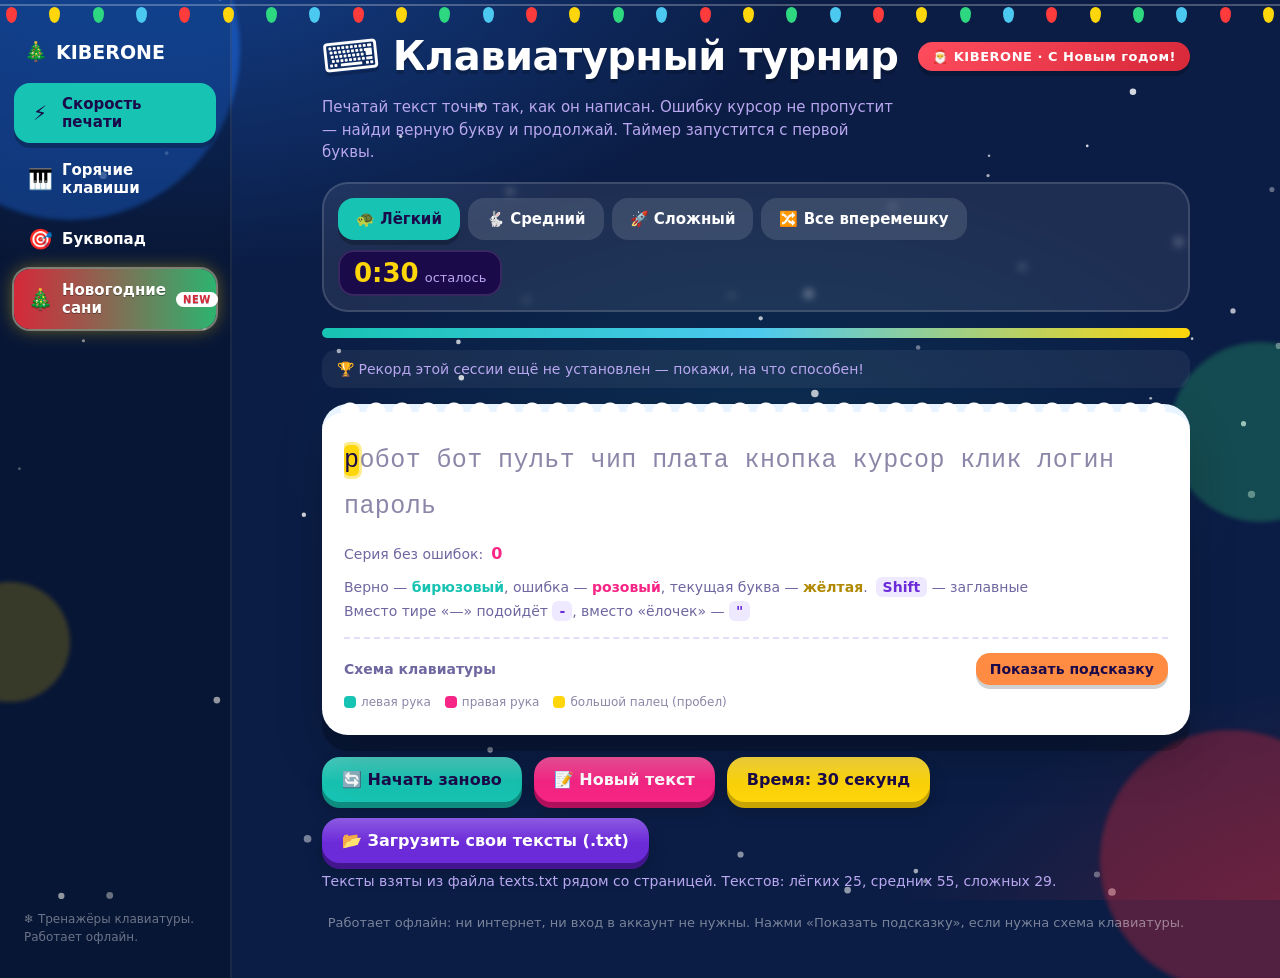
<file: index.html>
<!DOCTYPE html>
<html lang="ru">
<head>
<meta charset="utf-8">
<meta name="viewport" content="width=device-width, initial-scale=1">
<title>KIBERONE — тренажёры клавиатуры</title>
<meta http-equiv="refresh" content="0; url=typing-trainer.html">
<style>body{margin:0;min-height:100vh;display:flex;align-items:center;justify-content:center;background:#3A0CA3;color:#fff;font-family:"Trebuchet MS","Segoe UI",Verdana,sans-serif}a{color:#FFD60A}</style>
</head>
<body>
<p>Открываем тренажёр… Если ничего не произошло, нажми <a href="typing-trainer.html">сюда</a>.</p>
<script>location.replace('typing-trainer.html');</script>
</body>
</html>
</file>
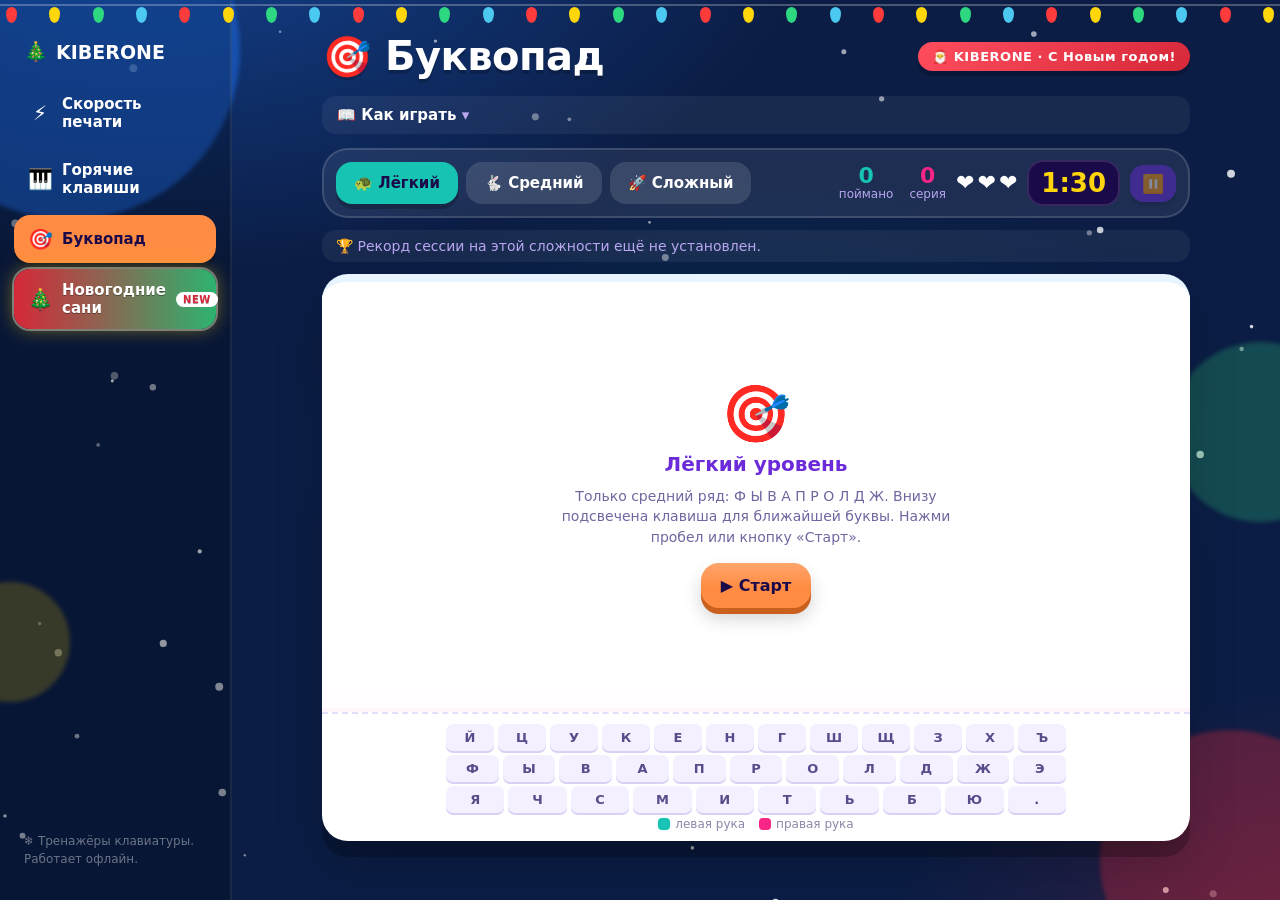
<file: game.html>
<!DOCTYPE html>
<html lang="ru">
<head>
<meta charset="utf-8">
<meta name="viewport" content="width=device-width, initial-scale=1, viewport-fit=cover">
<title>🎯 Буквопад — KIBERONE</title>
<link rel="stylesheet" href="styles.css">
</head>
<body class="page-game">
<canvas id="confetti"></canvas>
<div class="blob b1"></div><div class="blob b2"></div><div class="blob b3"></div><div class="blob b4"></div>

<div class="app">
<aside class="side">
  <div class="side-brand"><span>⌨️</span> KIBERONE</div>
  <a class="nav-item" href="typing-trainer.html"><span class="ic">⚡</span> Скорость печати</a>
  <a class="nav-item" href="hotkeys.html"><span class="ic">🎹</span> Горячие клавиши</a>
  <a class="nav-item active" href="game.html"><span class="ic">🎯</span> Буквопад</a>
  <a class="nav-item festive" href="newyear.html"><span class="ic">🎄</span> Новогодние сани<em class="new-badge">NEW</em></a>
  <div class="side-foot">Тренажёры клавиатуры.<br>Работает офлайн.</div>
</aside>

<div class="wrap">
  <header>
    <h1><span class="kbd">🎯</span> Буквопад</h1>
    <div class="brand">KIBERONE</div>
  </header>
  <details class="howto" id="howto">
    <summary>📖 Как играть</summary>
    <ul>
      <li>Сверху падают буквы. Нажми нужную клавишу, пока буква не долетела до низа.</li>
      <li>Если на экране две одинаковые буквы, исчезнет та, что ниже.</li>
      <li>Упавшая буква отнимает одну жизнь из трёх. Неверная клавиша жизнь не отнимает, но сбрасывает серию.</li>
      <li>Продержись <b>90 секунд</b>: к концу раунда буквы падают быстрее.</li>
      <li><b>Пробел</b> — старт, <b>Esc</b> — пауза. Раскладку переключать не нужно.</li>
    </ul>
  </details>

  <div class="panel">
    <div class="modes" role="group" aria-label="Сложность">
      <button class="mode teal" id="mEasy" aria-pressed="true">🐢 Лёгкий</button>
      <button class="mode yellow" id="mMedium" aria-pressed="false">🐇 Средний</button>
      <button class="mode pink" id="mHard" aria-pressed="false">🚀 Сложный</button>
    </div>
    <div class="spacer"></div>
    <div class="hud">
      <div class="stats">
        <div class="t"><b id="cCaught">0</b><span>поймано</span></div>
        <div class="p"><b id="cStreak">0</b><span>серия</span></div>
      </div>
      <div class="lives" id="lives" aria-label="Жизни"><span>❤️</span><span>❤️</span><span>❤️</span></div>
      <div class="clock" id="clock"><b id="time">1:30</b><span>осталось</span></div>
      <button class="toggle violet" id="pause" title="Пауза (Esc)" aria-label="Пауза">⏸️</button>
    </div>
  </div>

  <div class="record" id="recordLine"></div>

  <div class="stage" id="stage">
    <div class="field" id="field">
      <div class="overlay" id="overlay">
        <div class="big" id="ovBig">🎯</div>
        <div id="ovText">Нажми пробел, чтобы начать</div>
        <small id="ovSmall"></small>
        <button class="btn orange" id="start">▶️ Старт</button>
      </div>
    </div>

    <div class="kbwrap" id="kbwrap">
      <div class="keyboard show" id="keyboard" aria-hidden="true"></div>
      <div class="kbhint">
        <span><i class="kbdot l"></i> левая рука</span>
        <span><i class="kbdot r"></i> правая рука</span>
      </div>
    </div>

    <div class="results" id="results">
      <h2 id="resTitle">Победа!</h2>
      <p class="rank" id="rank"></p>
      <div class="scores">
        <div class="score t"><b id="rCaught">0</b><span>букв поймано</span></div>
        <div class="score p"><b id="rAcc">0%</b><span>точность</span></div>
        <div class="score"><b id="rStreak">0</b><span>лучшая серия</span></div>
      </div>
      <p class="rec-note" id="recNote"></p>
      <div class="actions">
        <button class="btn orange" id="again">🔄 Играть ещё</button>
      </div>
    </div>
  </div>

</div>
</div>

<script src="common.js"></script>
<script src="game.js"></script>
</body>
</html>
</file>
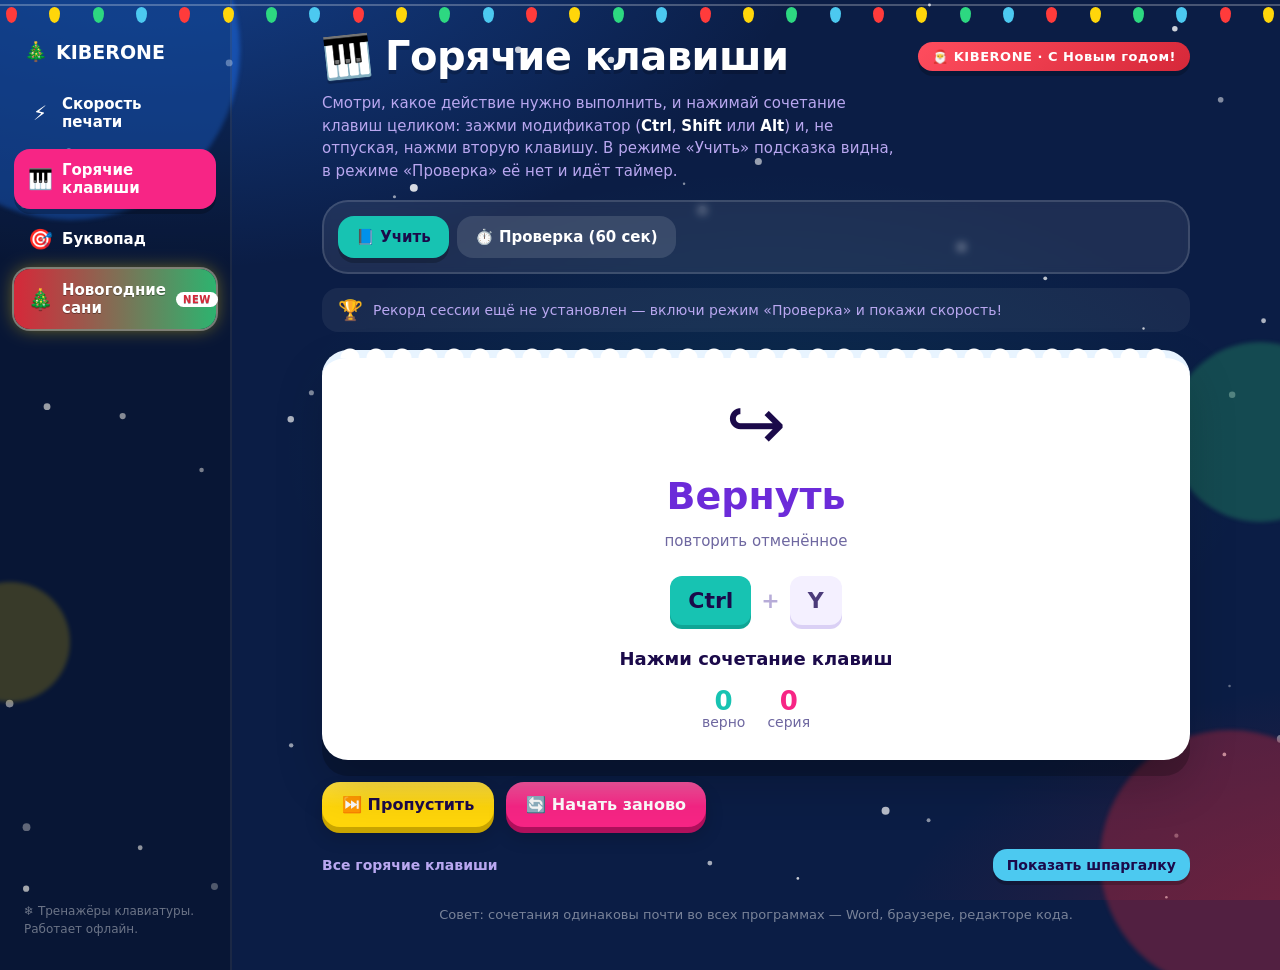
<file: hotkeys.html>
<!DOCTYPE html>
<html lang="ru">
<head>
<meta charset="utf-8">
<meta name="viewport" content="width=device-width, initial-scale=1, viewport-fit=cover">
<title>🎹 Горячие клавиши — KIBERONE</title>
<link rel="stylesheet" href="styles.css">
</head>
<body class="page-hotkeys">
<canvas id="confetti"></canvas>
<div class="blob b1"></div><div class="blob b2"></div><div class="blob b3"></div><div class="blob b4"></div>

<div class="app">
<aside class="side">
  <div class="side-brand"><span>⌨️</span> KIBERONE</div>
  <a class="nav-item" href="typing-trainer.html"><span class="ic">⚡</span> Скорость печати</a>
  <a class="nav-item active" href="hotkeys.html"><span class="ic">🎹</span> Горячие клавиши</a>
  <a class="nav-item" href="game.html"><span class="ic">🎯</span> Буквопад</a>
  <a class="nav-item festive" href="newyear.html"><span class="ic">🎄</span> Новогодние сани<em class="new-badge">NEW</em></a>
  <div class="side-foot">Тренажёры клавиатуры.<br>Работает офлайн.</div>
</aside>

<div class="wrap">
  <header>
    <h1><span class="kbd">🎹</span> Горячие клавиши</h1>
    <div class="brand">KIBERONE</div>
  </header>
  <p class="lead">Смотри, какое действие нужно выполнить, и нажимай сочетание клавиш целиком: зажми модификатор (<b>Ctrl</b>, <b>Shift</b> или <b>Alt</b>) и, не отпуская, нажми вторую клавишу. В режиме «Учить» подсказка видна, в режиме «Проверка» её нет и идёт таймер.</p>

  <div class="panel">
    <div class="modes" role="group" aria-label="Режим">
      <button class="mode teal" id="mLearn" aria-pressed="true">📘 Учить</button>
      <button class="mode orange" id="mTest" aria-pressed="false">⏱️ Проверка (60 сек)</button>
    </div>
    <div class="spacer"></div>
    <div class="clock hidden" id="clock"><b id="time">1:00</b><span>осталось</span></div>
  </div>

  <div class="record" id="recordLine"></div>

  <div class="stage" id="stage">
    <div class="live" id="live">
      <div class="task-emoji" id="taskEmoji">📋</div>
      <h2 class="task-name" id="taskName">Копировать</h2>
      <p class="task-desc" id="taskDesc">скопировать выделённое</p>
      <div class="caps" id="caps"></div>
      <div class="feedback" id="feedback">Нажми сочетание клавиш</div>
      <div class="counters">
        <div class="t"><b id="cCorrect">0</b><span>верно</span></div>
        <div class="p"><b id="cStreak">0</b><span>серия</span></div>
      </div>
    </div>

    <div class="results" id="results">
      <h2 id="resTitle">Готово!</h2>
      <p class="rank" id="rank"></p>
      <div class="scores">
        <div class="score t"><b id="rSpeed">0</b><span>сочетаний в минуту</span></div>
        <div class="score p"><b id="rAcc">0%</b><span>точность</span></div>
      </div>
      <p class="rec-note" id="recNote"></p>
    </div>
  </div>

  <div class="actions">
    <button class="btn yellow" id="skip">⏭️ Пропустить</button>
    <button class="btn pink" id="restart">🔄 Начать заново</button>
  </div>

  <div class="cheat">
    <div class="cheat-head">
      <span class="t">Все горячие клавиши</span>
      <button class="toggle blue" id="cheatToggle" aria-pressed="false">Показать шпаргалку</button>
    </div>
    <div class="cheat-grid" id="cheatGrid"></div>
  </div>

  <footer>Совет: сочетания одинаковы почти во всех программах — Word, браузере, редакторе кода.</footer>
</div>
</div>

<script src="common.js"></script>
<script src="hotkeys.js"></script>
</body>
</html>
</file>
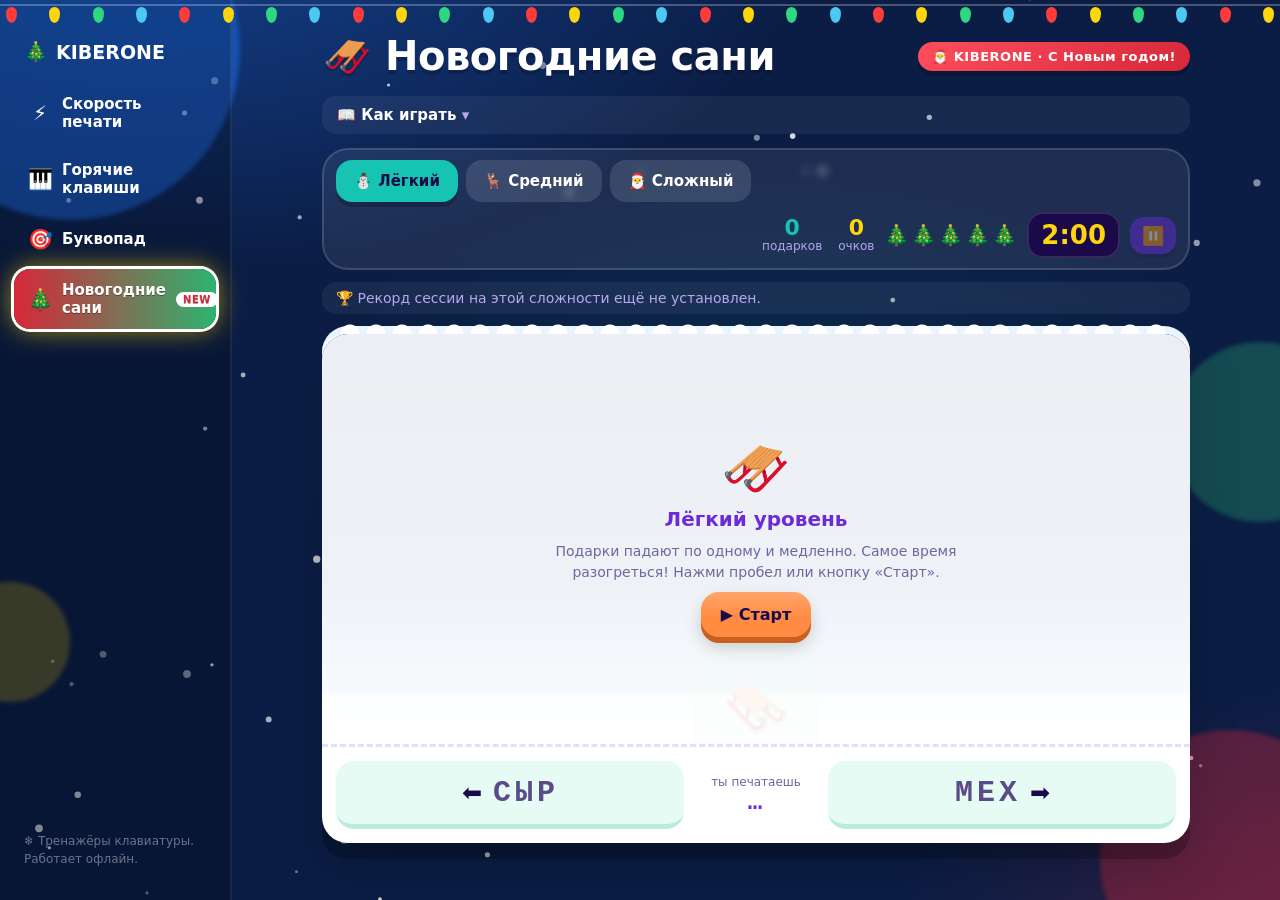
<file: newyear.html>
<!DOCTYPE html>
<html lang="ru">
<head>
<meta charset="utf-8">
<meta name="viewport" content="width=device-width, initial-scale=1, viewport-fit=cover">
<title>🎄 Новогодние сани — KIBERONE</title>
<link rel="stylesheet" href="styles.css">
</head>
<body class="page-newyear">
<canvas id="confetti"></canvas>
<div class="blob b1"></div><div class="blob b2"></div><div class="blob b3"></div><div class="blob b4"></div>

<div class="app">
<aside class="side">
  <div class="side-brand"><span>⌨️</span> KIBERONE</div>
  <a class="nav-item" href="typing-trainer.html"><span class="ic">⚡</span> Скорость печати</a>
  <a class="nav-item" href="hotkeys.html"><span class="ic">🎹</span> Горячие клавиши</a>
  <a class="nav-item" href="game.html"><span class="ic">🎯</span> Буквопад</a>
  <a class="nav-item festive active" href="newyear.html"><span class="ic">🎄</span> Новогодние сани<em class="new-badge">NEW</em></a>
  <div class="side-foot">Тренажёры клавиатуры.<br>Работает офлайн.</div>
</aside>

<div class="wrap">
  <header>
    <h1><span class="kbd">🛷</span> Новогодние сани</h1>
    <div class="brand">KIBERONE</div>
  </header>
  <details class="howto" id="howto">
    <summary>📖 Как играть</summary>
    <ul>
      <li>Сверху падают подарки 🎁. Подставь под них сани и поймай!</li>
      <li>Сани едут, когда ты печатаешь слово: <b>слово слева</b> — шаг влево, <b>слово справа</b> — шаг вправо.</li>
      <li>Чем дальше от центра, тем длиннее слова. Зато подарок у края стоит больше очков.</li>
      <li>Неверная буква не печатается. <b>Backspace</b> стирает набранное, если передумал.</li>
      <li>Упавший мимо подарок отнимает 🎄 ёлочку. Продержись <b>2 минуты</b>!</li>
      <li><b>Пробел</b> — старт, <b>Esc</b> — пауза. Раскладку переключать не нужно.</li>
    </ul>
  </details>

  <div class="panel">
    <div class="modes" role="group" aria-label="Сложность">
      <button class="mode teal" id="mEasy" aria-pressed="true">⛄ Лёгкий</button>
      <button class="mode yellow" id="mMedium" aria-pressed="false">🦌 Средний</button>
      <button class="mode pink" id="mHard" aria-pressed="false">🎅 Сложный</button>
    </div>
    <div class="spacer"></div>
    <div class="hud">
      <div class="stats">
        <div class="t"><b id="cGifts">0</b><span>подарков</span></div>
        <div class="p"><b id="cScore">0</b><span>очков</span></div>
      </div>
      <div class="lives" id="lives" aria-label="Жизни"><span>🎄</span><span>🎄</span><span>🎄</span><span>🎄</span><span>🎄</span></div>
      <div class="clock" id="clock"><b id="time">2:00</b><span>осталось</span></div>
      <button class="toggle violet" id="pause" title="Пауза (Esc)" aria-label="Пауза">⏸️</button>
    </div>
  </div>

  <div class="record" id="recordLine"></div>

  <div class="stage" id="stage">
    <div class="field" id="field">
      <div class="lanes" id="lanes"></div>
      <div class="sled" id="sled"><span class="sled-body">🛷</span></div>
      <div class="overlay" id="overlay">
        <div class="big" id="ovBig">🛷</div>
        <div id="ovText">Нажми пробел, чтобы начать</div>
        <small id="ovSmall"></small>
        <button class="btn orange" id="start">▶️ Старт</button>
      </div>
    </div>

    <div class="wordbar" id="wordbar">
      <div class="word left" id="wLeft"><span class="arrow">⬅️</span><span class="w"></span></div>
      <div class="typed" id="typed"><span class="typed-label">ты печатаешь</span><b id="typedText">…</b></div>
      <div class="word right" id="wRight"><span class="w"></span><span class="arrow">➡️</span></div>
    </div>

    <div class="results" id="results">
      <h2 id="resTitle">С Новым годом!</h2>
      <p class="rank" id="rank"></p>
      <div class="scores">
        <div class="score t"><b id="rGifts">0</b><span>подарков поймано</span></div>
        <div class="score p"><b id="rScore">0</b><span>очков</span></div>
        <div class="score"><b id="rWords">0</b><span>слов напечатано</span></div>
        <div class="score"><b id="rAcc">0%</b><span>точность</span></div>
      </div>
      <p class="rec-note" id="recNote"></p>
      <div class="actions">
        <button class="btn orange" id="again">🔄 Играть ещё</button>
      </div>
    </div>
  </div>

</div>
</div>

<script src="common.js"></script>
<script src="newyear.js"></script>
</body>
</html>
</file>
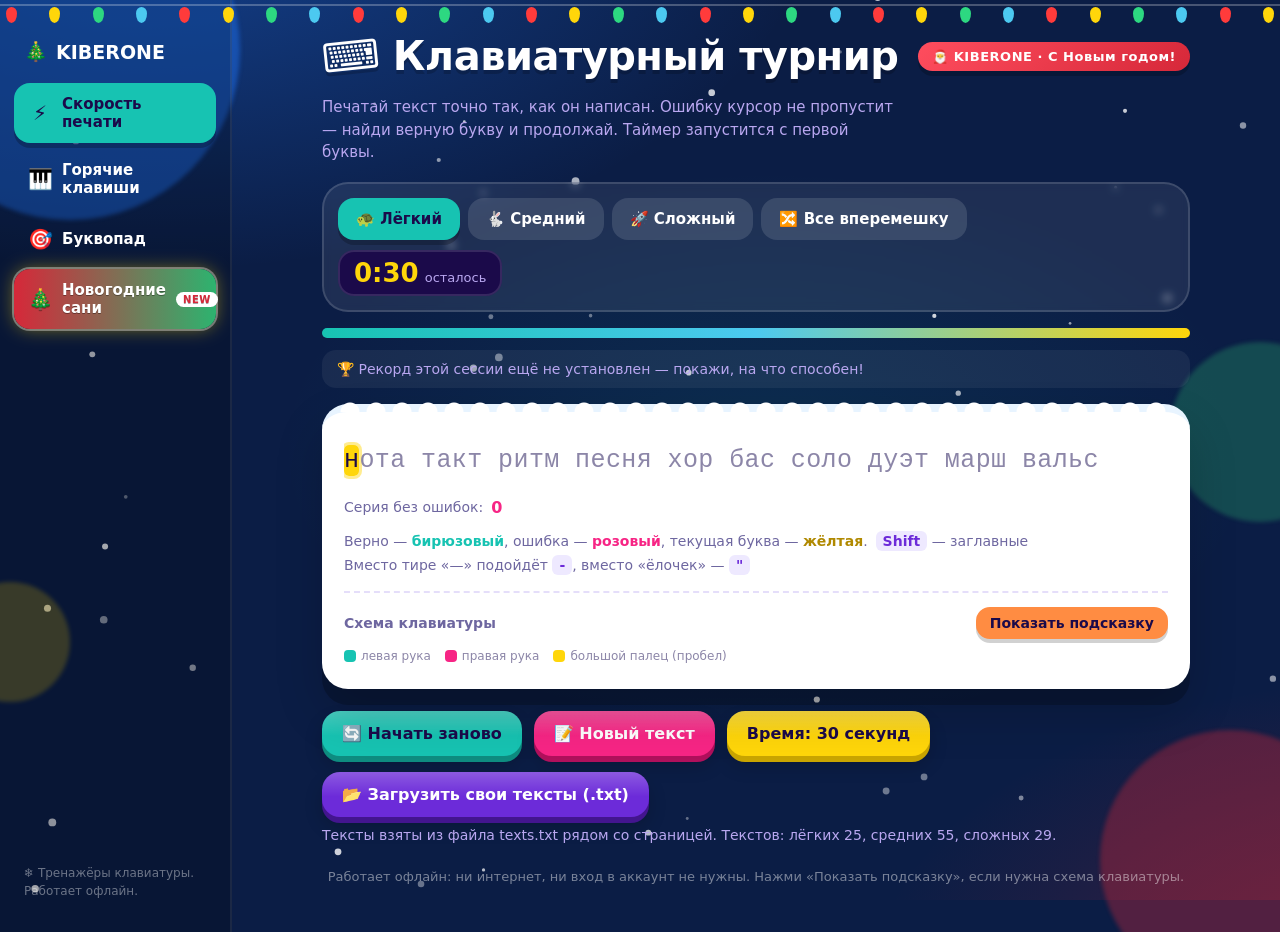
<file: typing-trainer.html>
<!DOCTYPE html>
<html lang="ru">
<head>
<meta charset="utf-8">
<meta name="viewport" content="width=device-width, initial-scale=1, viewport-fit=cover">
<title>⌨️ Клавиатурный турнир — KIBERONE</title>
<link rel="stylesheet" href="styles.css">
</head>
<body class="page-typing">
<canvas id="confetti"></canvas>
<div class="blob b1"></div><div class="blob b2"></div><div class="blob b3"></div><div class="blob b4"></div>

<div class="app">
<aside class="side">
  <div class="side-brand"><span>⌨️</span> KIBERONE</div>
  <a class="nav-item active" href="typing-trainer.html"><span class="ic">⚡</span> Скорость печати</a>
  <a class="nav-item" href="hotkeys.html"><span class="ic">🎹</span> Горячие клавиши</a>
  <a class="nav-item" href="game.html"><span class="ic">🎯</span> Буквопад</a>
  <a class="nav-item festive" href="newyear.html"><span class="ic">🎄</span> Новогодние сани<em class="new-badge">NEW</em></a>
  <div class="side-foot">Тренажёры клавиатуры.<br>Работает офлайн.</div>
</aside>

<div class="wrap">
  <header>
    <h1><span class="kbd">⌨️</span> Клавиатурный турнир</h1>
    <div class="brand">KIBERONE</div>
  </header>
  <p class="lead">Печатай текст точно так, как он написан. Ошибку курсор не пропустит — найди верную букву и продолжай. Таймер запустится с первой буквы.</p>

  <div class="panel">
    <div class="modes" role="group" aria-label="Уровень сложности">
      <button class="mode teal" data-level="easy" aria-pressed="true">🐢 Лёгкий</button>
      <button class="mode yellow" data-level="medium" aria-pressed="false">🐇 Средний</button>
      <button class="mode pink" data-level="hard" aria-pressed="false">🚀 Сложный</button>
      <button class="mode violet" data-level="mix" aria-pressed="false">🔀 Все вперемешку</button>
    </div>
    <div class="spacer"></div>
    <div class="clock" id="clock"><b id="time">0:30</b><span>осталось</span></div>
  </div>

  <div class="bar" id="bar"><i id="barFill"></i></div>

  <div class="record" id="recordLine"></div>

  <div class="stage" id="stage">
    <div class="text" id="text" aria-live="off"></div>

    <div class="streak" id="streak" hidden>Серия без ошибок: <b id="streakNum">0</b></div>

    <div class="hint">
      <span>Верно — <b style="color:var(--teal)">бирюзовый</b>, ошибка — <b style="color:var(--pink)">розовый</b>, текущая буква — <b style="color:#B08900">жёлтая</b>.</span>
      <span><kbd>Shift</kbd> — заглавные</span>
      <span>Вместо тире «—» подойдёт <kbd>-</kbd>, вместо «ёлочек» — <kbd>"</kbd></span>
    </div>

    <div class="results" id="results">
      <h2 id="resTitle">Время вышло!</h2>
      <p class="rank" id="rank"></p>
      <div class="scores">
        <div class="score"><b id="cpm">0</b><span>знаков в минуту</span></div>
        <div class="score t"><b id="acc">0%</b><span>точность</span></div>
      </div>
      <p class="rec-note" id="recNote"></p>
    </div>

    <div class="tapme" id="tapme">
      <div>Нажми сюда и начинай печатать</div>
      <small>Текст ниже появится сразу — таймер пойдёт после первой буквы.</small>
    </div>
    <input class="capture" id="capture" autocomplete="off" autocorrect="off" autocapitalize="off" spellcheck="false" aria-label="Поле ввода текста">

    <div class="kbwrap">
      <div class="kbhead">
        <span class="kbtitle">Схема клавиатуры</span>
        <button class="toggle orange" id="kbToggle" aria-pressed="false">Показать подсказку</button>
      </div>
      <div class="keyboard" id="keyboard" aria-hidden="true"></div>
      <div class="kbhint" id="kbhint" hidden>
        <span><i class="kbdot l"></i> левая рука</span>
        <span><i class="kbdot r"></i> правая рука</span>
        <span><i class="kbdot t"></i> большой палец (пробел)</span>
      </div>
    </div>
  </div>

  <div class="actions">
    <button class="btn teal" id="again">🔄 Начать заново</button>
    <button class="btn pink" id="newText">📝 Новый текст</button>
    <button class="btn yellow" id="secs">Время: 30 секунд</button>
  </div>

  <div class="filerow">
    <label class="btn violet" tabindex="0">📂 Загрузить свои тексты (.txt)<input type="file" id="file" accept=".txt,text/plain"></label>
    <span id="fileInfo">Сейчас используется встроенный набор текстов.</span>
  </div>

  <footer>Работает офлайн: ни интернет, ни вход в аккаунт не нужны. Нажми «Показать подсказку», если нужна схема клавиатуры.</footer>
</div>
</div>

<div class="toast" id="toast"></div>

<script type="text/plain" id="defaultTexts">
# ФАЙЛ С ТЕКСТАМИ ДЛЯ ТРЕНАЖЁРА KIBERONE
# Правила: каждый текст отделяется ПУСТОЙ СТРОКОЙ — один абзац = один текст.
# Заголовки "# ЛЁГКИЙ", "# СРЕДНИЙ", "# СЛОЖНЫЙ" задают уровень сложности
# для текстов под ними. Кнопка «Все вперемешку» берёт тексты всех уровней.
# Любая другая строка, начинающаяся с #, — это комментарий, в тренажёр он не попадёт.
# Дописывай свои предложения в конец нужного раздела и сохраняй файл в кодировке UTF-8.

# ЛЁГКИЙ

кот дом сыр лес мяч рука нога небо море сад

день ночь вода хлеб стол стул окно дверь снег дождь

мама папа брат друг парта книга ручка мел урок звонок

код файл папка мышь экран сайт пиксель байт бит чат

игра приз счёт ход блок цвет свет тень линия точка

робот бот пульт чип плата кнопка курсор клик логин пароль

шар куб круг ромб угол число цифра знак плюс минус

поле трава ветер туча облако звезда луна солнце гора река

сок чай каша суп торт мёд яблоко банан груша слива

бег прыжок шаг старт финиш класс команда список правило ответ

клавиша пробел буква слово строка абзац текст шрифт кегль макет

диск кабель порт роутер модем сеть адрес ссылка вкладка окно

день лето зима весна осень туча роса иней лужа поле

школа урок оценка мелок доска глобус атлас циркул линейка ластик

пёс кот ёж лис волк лось олень заяц белка ёжик

пицца сыр булка каша плов рис гречка овощ фрукт ягода

синий белый серый алый жёлтый рыжий бурый чёрный тёмный яркий

прыжок бросок удар пас гол сет матч раунд финиш кубок

нота такт ритм песня хор бас соло дуэт марш вальс

руль колесо мотор фара капот салон багаж тормоз педаль сигнал

ноль один два три четыре пять шесть семь восемь девять

плюс минус равно скобка точка запятая тире слэш собака решётка

да нет верх низ лево право вперёд назад стоп дальше

окно вкладка меню кнопка список строка поле ссылка значок панель

папка диск архив копия вырезать вставить отмена повтор поиск замена

# СРЕДНИЙ

Я учусь печатать быстро и без ошибок.

Компьютер помогает нам решать сложные задачи.

На уроке мы собрали своего первого робота.

Интернет соединяет миллионы компьютеров по всему миру.

Каждый сайт состоит из текста, картинок и кода.

Мышь двигает курсор, а клавиатура набирает буквы.

Мой любимый предмет в школе — информатика.

Программа выполняет команды строго по порядку.

Перед началом работы надо сохранить свой проект.

Умный пароль состоит из букв, цифр и знаков.

Не открывай письма от незнакомых отправителей.

Браузер показывает страницу, которую прислал сервер.

Папка хранит файлы, а файл хранит данные.

Робот делает ровно то, что мы ему написали.

Сначала придумай план, а потом пиши код.

Ошибка в программе называется багом.

Хороший программист умеет искать свои ошибки.

Клавиша пробел ставит промежуток между словами.

Я держу спину прямо, когда сижу за компьютером.

Глазам нужен отдых каждые двадцать минут.

Наша команда придумала игру про космос.

Проект получится лучше, если работать вместе.

Сохраняй работу почаще, чтобы ничего не потерять.

Флешка хранит файлы, а облако хранит их в интернете.

Экран показывает картинку из миллионов пикселей.

Каждая буква на экране — это набор нулей и единиц.

Скорость печати измеряют в знаках в минуту.

Слепая печать — это когда не смотришь на клавиши.

Пальцы левой руки отвечают за левую часть клавиатуры.

Чем ровнее ритм, тем выше скорость набора.

Хорошая привычка — сначала думать, а потом печатать.

Умный помощник отвечает быстрее, если задать точный вопрос.

Мы придумали название для своей первой компьютерной игры.

Планета Земля вращается вокруг Солнца целый год.

Учитель показал, как из простых блоков собрать сайт.

Клавиатура делится на буквы, цифры и служебные клавиши.

Каждый пиксель на экране светится своим цветом.

Прежде чем нажать кнопку, прочитай, что она делает.

Резервная копия спасает проект, если что-то сломалось.

Ошибку легче найти, если код написан аккуратно.

Настоящий инженер проверяет свою работу несколько раз.

Робот-пылесос объезжает мебель по заранее заданной карте.

Датчик света включает лампу, когда в комнате темнеет.

Мы разложили большую задачу на несколько маленьких шагов.

В команде каждый отвечает за свою часть проекта.

Зажми Ctrl и нажми C, чтобы скопировать выделенное.

Клавиша Shift включает заглавные буквы и помогает выделять текст.

Enter переводит строку, а Esc отменяет текущее действие.

Хороший ник не содержит личных данных и легко читается.

Я сохраняю документ сочетанием Ctrl и S каждые несколько минут.

Чтобы вернуть отменённое, нажми Ctrl плюс Y или Ctrl, Shift и Z.

Стрелки с зажатым Ctrl перемещают курсор сразу на целое слово.

Пробел — самая широкая клавиша, её нажимают большим пальцем.

Браузер открывает новую вкладку сочетанием Ctrl и T.

Внимательный пользователь проверяет адрес сайта перед входом.

# СЛОЖНЫЙ

KIBERONE — это международная кибершкола, где дети от шести до четырнадцати лет учатся создавать сайты, игры и приложения, а не просто пользоваться ими. На занятиях мы разбираем, как устроены современные технологии изнутри, и превращаем идеи в работающие проекты.

Кибероны — это внутренняя валюта кибершколы, которую ученик получает за выполненные задания, активность на занятии и помощь другим ребятам. Накопленные кибероны можно обменять на призы, и это учит планировать, копить и делать осознанный выбор.

Тильда — это конструктор сайтов, в котором страница собирается из готовых блоков: обложки, текста, галереи, формы обратной связи. Чтобы сайт выглядел профессионально, важно выбрать единую палитру, один-два шрифта и оставить достаточно свободного места вокруг заголовков.

Любой сайт состоит из трёх частей: HTML описывает структуру страницы, CSS отвечает за внешний вид, а JavaScript добавляет поведение — реакцию на нажатия, анимацию и вычисления. Браузер читает эти файлы и собирает из них то, что мы видим на экране.

Искусственный интеллект не думает как человек: он находит закономерности в огромном количестве примеров и предсказывает наиболее вероятное продолжение. Поэтому нейросеть может ошибаться уверенным тоном, и любые важные факты нужно проверять самостоятельно.

DeepSeek, ChatGPT и Claude — это большие языковые модели. Они умеют объяснять сложные темы, помогать с кодом и придумывать идеи, но не заменяют собственное мышление. Полезный навык будущего — грамотно формулировать запрос и критически оценивать полученный ответ.

Промпт — это задание для нейросети. Чем точнее описаны роль, цель, формат ответа и ограничения, тем полезнее будет результат. Сравните: «расскажи про космос» и «объясни устройство Солнечной системы для ученика пятого класса, пять коротких пунктов».

Безопасность в сети начинается с пароля. Надёжный пароль длиннее двенадцати символов, содержит буквы разного регистра, цифры и знаки, не повторяется на разных сайтах и никогда не отправляется в переписке, даже лучшему другу.

Фишинг — это попытка обманом получить твои данные. Мошенник присылает письмо или сообщение со ссылкой на сайт, который выглядит как настоящий, и просит ввести логин и пароль. Всегда проверяй адрес страницы и не переходи по ссылкам из неожиданных писем.

Цифровой след — это всё, что мы оставляем в интернете: фотографии, комментарии, лайки и поисковые запросы. Удалить его полностью почти невозможно, поэтому перед публикацией стоит спросить себя, готов ли ты показать это через десять лет.

Алгоритм — это точная последовательность шагов, которая приводит к результату. Компьютер выполняет алгоритм буквально, без догадок, поэтому программист обязан предусмотреть все случаи, включая неверный ввод и пустой ответ.

Отладка — самая честная часть программирования. Сначала мы повторяем ошибку, затем сужаем область поиска, проверяем предположения по одному и только потом меняем код. Тот, кто умеет спокойно искать баги, быстрее всех растёт как разработчик.

Игровой движок хранит состояние мира: координаты героя, очки, уровень и список объектов. Каждый кадр программа пересчитывает это состояние и заново рисует картинку, и делает это примерно шестьдесят раз в секунду.

Дизайн интерфейса — это забота о человеке, который им пользуется. Кнопка должна честно называть действие, важное — быть крупнее второстепенного, а текст ошибки обязан объяснять, что случилось и что теперь делать.

Профессии будущего связаны не с одной программой, а с умением быстро учиться. Разработчик, аналитик данных, специалист по кибербезопасности и дизайнер интерфейсов решают разные задачи, но всем им нужны логика, внимательность и терпение.

Скорость печати напрямую влияет на скорость мышления за компьютером: пока пальцы ищут букву, идея успевает ускользнуть. Слепой набор освобождает голову для главного — для задачи, которую ты решаешь.

Облачное хранилище держит твои файлы на далёком сервере, а ты открываешь их с любого устройства через интернет. Это удобно, но помни: важные документы стоит хранить ещё и в одном месте, которое не зависит от сети.

Открытый исходный код — это программы, которые любой человек может изучить, улучшить и использовать бесплатно. На таком коде построены браузеры, операционные системы и множество инструментов, которыми пользуются миллионы разработчиков по всему миру.

Капча — это маленькая проверка, которая отличает человека от робота. Она просит ввести кривые буквы или выбрать картинки со светофорами, чтобы защитить сайт от программ, которые действуют слишком быстро и массово.

Игровой искусственный интеллект управляет противниками и помощниками: он выбирает, куда идти, когда атаковать и как реагировать на игрока. Чем умнее написаны правила, тем живее кажется мир игры, хотя за всем стоит обычный алгоритм.

Двухфакторная защита добавляет к паролю второй ключ — код из приложения или сообщения. Даже если злоумышленник узнает пароль, без второго кода войти в аккаунт он не сможет, и это делает защиту заметно надёжнее.

Веб-дизайнер думает не только о красоте, но и о том, как человек пользуется страницей. Он выстраивает понятный путь от заголовка к кнопке, подбирает читаемый шрифт и следит, чтобы сайт одинаково хорошо работал на телефоне и на большом мониторе.

Модель машинного обучения учится на примерах: ей показывают тысячи фотографий кошек, и постепенно она начинает узнавать кошку на новой картинке. Она не понимает, что такое кошка, но умеет находить знакомые признаки и делать вывод.

Горячие клавиши экономят время не из-за магии, а из-за привычки: рука не тянется к мыши, взгляд не уходит с экрана, и короткое действие вроде копирования занимает доли секунды вместо нескольких движений. За рабочий день таких действий тысячи, и секунды складываются в часы.

Операционная система — это главная программа компьютера: она запускает другие приложения, распределяет память, управляет файлами и принимает нажатия клавиш. Windows, macOS и Linux решают одни и те же задачи по-разному, но основные сочетания клавиш в них очень похожи.

Переменная в программировании — это ящик с именем, в котором хранится значение. Программа может положить в него число, строку или список, а потом достать обратно по имени. Хорошее имя переменной сразу говорит, что внутри, и делает код понятным без лишних комментариев.

Разница между копированием и вырезанием кажется мелочью, но она важна: при копировании исходный текст остаётся на месте, а при вырезании исчезает и переносится в буфер обмена. Буфер хранит только последний фрагмент, поэтому новое копирование стирает предыдущее.

Слепая печать — это навык набирать текст, не глядя на клавиши, опираясь только на расположение пальцев. Осваивают его медленно и осознанно: сначала важна не скорость, а точность и правильная постановка рук, а скорость приходит сама через регулярную практику.

Любая программа в конечном счёте превращается в последовательность простых команд, которые процессор выполняет одну за другой миллиарды раз в секунду. Человек пишет понятный текст на языке программирования, а специальная программа переводит его в инструкции, понятные железу.

</script>

<script src="common.js"></script>
<script src="typing.js"></script>
</body>
</html>
</file>
<file: styles.css>
/* ========================================================================
   KIBERONE — тренажёры клавиатуры. Единый файл стилей для всех страниц.
   Общие компоненты — без префикса. Различия страниц заскоуплены классами
   body.page-typing, body.page-hotkeys и body.page-game (класс проставлен в <body>).

   Цвет кнопки задаётся классом-модификатором:
   .teal .pink .yellow .orange .violet .blue .ghost
   Он работает и для .btn, и для .toggle, и для .mode / .nav-item.
   ======================================================================== */


/* ---------- палитра ---------- */
:root{
    --violet:#6C2BD9;
    --deep:#3A0CA3;
    --teal:#17C3B2;
    --pink:#F72585;
    --yellow:#FFD60A;
    --orange:#FF8C42;
    --blue:#4CC9F0;
    --ink:#1B0A4A;
    --paper:#FFFFFF;
    --muted:#B9A7F0;
    --soft:#6E67A0;          /* приглушённый текст на белом */
    --lilac:#F4F0FF;         /* светлые плашки на белом */
    --radius:26px;
    --press:0 6px 0 rgba(0,0,0,.25);
  }


/* ---------- база ---------- */
*{box-sizing:border-box}
html,body{margin:0;padding:0}
body{
    min-height:100vh;
    background:
      radial-gradient(1200px 600px at 15% -10%, rgba(108,43,217,.55), transparent 60%),
      radial-gradient(900px 500px at 110% 110%, rgba(247,37,133,.22), transparent 60%),
      var(--deep);
    background-attachment:fixed;
    color:var(--paper);
    font-family:"Trebuchet MS","Segoe UI",Verdana,system-ui,sans-serif;
    overflow-x:hidden;
  }
button{font-family:inherit;cursor:pointer;border:none}
.spacer{flex:1 1 40px}
#confetti{position:fixed;inset:0;pointer-events:none;z-index:50}

/* декоративные круги */
.blob{position:fixed;border-radius:50%;filter:blur(2px);opacity:.5;z-index:0;pointer-events:none;animation:float 14s ease-in-out infinite}
.b1{width:340px;height:340px;background:var(--violet);top:-120px;left:-100px}
.b2{width:260px;height:260px;background:var(--pink);bottom:-90px;right:-80px;opacity:.35;animation-delay:-4s}
.b3{width:180px;height:180px;background:var(--teal);top:38%;right:-70px;opacity:.3;animation-delay:-8s}
.b4{width:120px;height:120px;background:var(--yellow);bottom:22%;left:-50px;opacity:.25;animation-delay:-11s}


/* ---------- раскладка и боковое меню ---------- */
.app{display:flex;align-items:flex-start;position:relative;z-index:1}
.side{
    position:sticky;top:0;align-self:stretch;
    width:232px;flex:0 0 232px;min-height:100vh;
    background:rgba(0,0,0,.18);
    border-right:2px solid rgba(255,255,255,.08);
    padding:22px 14px;display:flex;flex-direction:column;gap:6px;
  }
.side-brand{font-size:19px;font-weight:bold;padding:6px 10px 14px;display:flex;align-items:center;gap:8px}
.nav-item{
    display:flex;align-items:center;gap:10px;
    padding:12px 14px;border-radius:16px;
    color:#fff;text-decoration:none;font-weight:bold;font-size:15px;
    transition:background .15s ease, transform .1s ease;
  }
.nav-item:hover{background:rgba(255,255,255,.10);transform:translateX(2px)}
.nav-item:focus-visible{outline:3px solid var(--yellow);outline-offset:2px}
.nav-item .ic{font-size:20px;width:24px;text-align:center;flex:0 0 24px}
.nav-item.active{box-shadow:0 5px 0 rgba(0,0,0,.22)}
.page-typing .nav-item.active{background:var(--teal);color:var(--ink)}
.page-hotkeys .nav-item.active{background:var(--pink);color:#fff}
.page-game .nav-item.active{background:var(--orange);color:var(--ink)}
.side-foot{margin-top:auto;font-size:12px;color:rgba(255,255,255,.4);padding:10px;line-height:1.5}

.wrap{flex:1 1 auto;min-width:0;max-width:900px;margin:0 auto;padding:22px 16px 48px}

@media (max-width:860px) {
  .app{flex-direction:column;align-items:stretch}
  .side{
      position:static;width:auto;flex:none;min-height:0;
      flex-direction:row;overflow-x:auto;gap:8px;
      border-right:none;border-bottom:2px solid rgba(255,255,255,.08);
      padding:12px;
    }
  .side-brand, .side-foot{display:none}
  .nav-item{white-space:nowrap;padding:10px 14px}
  .nav-item:hover{transform:none}
}


/* ---------- шапка ---------- */
header{display:flex;flex-wrap:wrap;align-items:center;gap:12px;margin-bottom:18px}
.page-hotkeys header{margin-bottom:14px}
h1{
    font-size:clamp(24px,5vw,40px);
    margin:0;line-height:1.1;letter-spacing:-.5px;
    text-shadow:0 4px 0 rgba(0,0,0,.18);
  }
h1 .kbd{display:inline-block;transform:rotate(-6deg);transition:transform .3s ease}
h1:hover .kbd{transform:rotate(6deg) scale(1.1)}
.brand{
    margin-left:auto;
    background:linear-gradient(135deg,var(--yellow),var(--orange));color:var(--ink);
    font-weight:bold;font-size:13px;letter-spacing:.04em;
    padding:7px 14px;border-radius:999px;
    box-shadow:0 5px 0 rgba(0,0,0,.2);
  }
.lead{margin:0 0 18px;color:var(--muted);font-size:15px;line-height:1.5;max-width:60ch}
.lead b{color:#fff}


/* ---------- панель с переключателями и часами ---------- */
.panel{
    background:rgba(255,255,255,.08);
    border:2px solid rgba(255,255,255,.14);
    border-radius:var(--radius);
    padding:14px;
    display:flex;flex-wrap:wrap;gap:10px;align-items:center;
    margin-bottom:16px;
    backdrop-filter:blur(4px);
  }
.panel-title{font-size:14px;font-weight:bold;color:var(--muted);padding:0 6px}
.modes{display:flex;gap:8px;flex-wrap:wrap}
.clock{
    display:flex;align-items:baseline;gap:6px;
    background:var(--ink);border-radius:16px;padding:8px 16px;
    box-shadow:inset 0 0 0 2px rgba(255,255,255,.12);
  }
.clock.hidden{display:none}
.clock b{font-size:26px;font-variant-numeric:tabular-nums;color:var(--yellow)}
.clock.low b{color:var(--pink);animation:pulse .5s ease-in-out infinite alternate}
.clock span{font-size:13px;color:var(--muted)}


/* ---------- кнопки ----------
   .btn    — крупные «объёмные» кнопки действий
   .mode   — переключатель режима (цвет включается, когда aria-pressed="true")
   .toggle — маленькие кнопки «показать / скрыть» */
.btn{
    --c:var(--teal); --fg:var(--ink); --edge:#0E8C80;
    display:inline-flex;align-items:center;gap:8px;
    border-radius:18px;padding:13px 20px;font-size:16px;font-weight:bold;
    background:linear-gradient(180deg, rgba(255,255,255,.22), rgba(255,255,255,0) 55%), var(--c);
    color:var(--fg);
    box-shadow:0 6px 0 var(--edge), 0 10px 18px rgba(0,0,0,.18);
    transition:transform .1s ease, box-shadow .1s ease, filter .15s ease;
  }
.btn:hover{transform:translateY(-2px);filter:brightness(1.07);box-shadow:0 8px 0 var(--edge), 0 14px 22px rgba(0,0,0,.22)}
.btn:active{transform:translateY(4px);box-shadow:0 2px 0 var(--edge), 0 4px 8px rgba(0,0,0,.18)}

.mode{
    --c:var(--teal); --fg:var(--ink);
    background:rgba(255,255,255,.12);color:#fff;
    border:2px solid transparent;
    border-radius:16px;padding:10px 16px;font-size:15px;font-weight:bold;
    transition:transform .12s ease, background .2s ease, border-color .2s ease;
  }
.mode:hover{transform:translateY(-2px);border-color:var(--c)}
.mode[aria-pressed="true"]{background:var(--c);color:var(--fg);box-shadow:0 5px 0 rgba(0,0,0,.22)}

.toggle{
    --c:var(--violet); --fg:#fff;
    margin-left:auto;
    background:var(--c);color:var(--fg);
    border-radius:14px;padding:8px 14px;font-size:14px;font-weight:bold;
    box-shadow:0 4px 0 rgba(0,0,0,.18);
    transition:transform .1s ease, filter .15s ease;
  }
.toggle:hover{filter:brightness(1.08);transform:translateY(-1px)}
.toggle:active{transform:translateY(3px);box-shadow:0 1px 0 rgba(0,0,0,.18)}
.toggle[aria-pressed="true"]{box-shadow:inset 0 0 0 3px rgba(255,255,255,.55), 0 4px 0 rgba(0,0,0,.18)}

/* цвета-модификаторы */
.teal  {--c:var(--teal);   --fg:var(--ink); --edge:#0E8C80}
.pink  {--c:var(--pink);   --fg:#fff;       --edge:#B0105C}
.yellow{--c:var(--yellow); --fg:var(--ink); --edge:#C9A500}
.orange{--c:var(--orange); --fg:var(--ink); --edge:#C9601E}
.violet{--c:var(--violet); --fg:#fff;       --edge:#43158F}
.blue  {--c:var(--blue);   --fg:var(--ink); --edge:#1E95BA}
.btn.ghost{
    background:rgba(255,255,255,.14);color:#fff;
    box-shadow:none;border:2px solid rgba(255,255,255,.25);
  }

.btn:focus-visible, .mode:focus-visible, .toggle:focus-visible, label.btn:focus-within{
    outline:3px solid var(--yellow);outline-offset:3px;
  }
.actions{display:flex;flex-wrap:wrap;gap:12px;margin-top:22px}


/* ---------- белая карточка задания ---------- */
.stage{
    position:relative;
    background:var(--paper);color:var(--ink);
    border-radius:var(--radius);
    padding:26px 22px;
    box-shadow:0 16px 0 rgba(0,0,0,.22), 0 24px 48px rgba(0,0,0,.18);
    min-height:230px;
  }
.shake{animation:shake .18s}


/* ---------- строка рекорда сессии ---------- */
.record{
    margin:-4px 0 16px;font-size:14px;color:var(--muted);
    background:rgba(255,255,255,.06);border-radius:14px;padding:11px 15px;
    display:flex;align-items:center;gap:8px;flex-wrap:wrap;
  }
.record b{color:var(--yellow);font-variant-numeric:tabular-nums}


/* ---------- результаты ---------- */
.results{display:none;text-align:center}
.results.show{animation:rise .4s ease}
.results.burst h2{animation:burst .55s cubic-bezier(.2,1.4,.4,1)}
.results h2{margin:0 0 4px;font-size:clamp(22px,4vw,30px);color:var(--violet)}
.results .rank{margin:0 0 18px;color:var(--soft);font-size:15px;line-height:1.45}
.scores{display:flex;flex-wrap:wrap;gap:14px;justify-content:center;width:100%}
.score{
    flex:1 1 150px;min-width:140px;
    background:var(--lilac);border-radius:22px;padding:18px 12px;
    border-bottom:5px solid #E2D8FF;
    animation:rise .45s ease both;
  }
.score:nth-child(2){animation-delay:.08s}
.score:nth-child(3){animation-delay:.16s}
.score b{display:block;font-size:clamp(34px,7vw,46px);line-height:1;color:var(--violet);font-variant-numeric:tabular-nums}
.score span{display:block;margin-top:6px;font-size:13px;color:var(--soft)}
.score.t b{color:var(--teal)}
.score.p b{color:var(--pink)}
.rec-note{margin:14px 0 0;font-weight:bold;color:var(--pink);font-size:16px;min-height:1.2em}

/* ---------- схема клавиатуры (печать и игра) ---------- */
.keyboard{display:none;user-select:none}
.keyboard.show{display:block;animation:rise .25s ease}
.krow{display:flex;gap:5px;justify-content:center;margin-bottom:5px}
.key{
    flex:1 1 0;min-width:0;
    background:var(--lilac);color:#5B4B8A;
    border-radius:9px;padding:9px 2px;text-align:center;
    font-size:clamp(11px,1.7vw,15px);font-weight:bold;
    box-shadow:0 2px 0 #DAD0F5;transition:background .12s ease, transform .08s ease, color .12s ease;
  }
.key.wide{flex:2 1 0}
.key.space{flex:6 1 0}
/* подсветка нужной клавиши, цвет по руке */
.key.hl{transform:translateY(1px);box-shadow:0 1px 0 rgba(0,0,0,.2)}
.key.hl.left{background:var(--teal);color:var(--ink)}
.key.hl.right{background:var(--pink);color:#fff}
.key.hl.thumb{background:var(--yellow);color:var(--ink)}
.kbhint{margin-top:8px;font-size:12px;color:#8C86A8;display:flex;gap:14px;flex-wrap:wrap}
.kbhint span{display:inline-flex;align-items:center;gap:5px}
.kbdot{width:12px;height:12px;border-radius:4px;display:inline-block}
.kbdot.l{background:var(--teal)}
.kbdot.r{background:var(--pink)}
.kbdot.t{background:var(--yellow)}

@media (max-width:520px) {
  .key{padding:7px 1px;border-radius:7px}
}

footer{margin-top:26px;font-size:13px;color:rgba(255,255,255,.45);text-align:center}
.pop{animation:pop .28s ease}


/* ---------- анимации ---------- */
@keyframes glow{
    0%,100%{box-shadow:0 0 0 3px rgba(255,214,10,.45)}
    50%{box-shadow:0 0 0 6px rgba(255,214,10,.18)}
  }
@keyframes rise{from{opacity:0;transform:translateY(18px)}to{opacity:1;transform:translateY(0)}}
@keyframes burst{0%{transform:scale(.4);opacity:0}55%{transform:scale(1.18)}100%{transform:scale(1);opacity:1}}
@keyframes shake{25%{transform:translateX(-4px)}75%{transform:translateX(4px)}}
@keyframes pop{0%{transform:scale(1)}45%{transform:scale(1.35)}100%{transform:scale(1)}}
@keyframes flok{0%{background:#fff}40%{background:#DBFFF5}100%{background:#fff}}
@keyframes pulse{from{opacity:1}to{opacity:.55}}
@keyframes float{0%,100%{transform:translate(0,0)}50%{transform:translate(14px,-18px)}}


/* ========================================================================
   Страница «Скорость печати»
   ======================================================================== */

/* полоса оставшегося времени */
.page-typing .bar{height:10px;border-radius:999px;background:rgba(0,0,0,.3);overflow:hidden;margin-bottom:16px}
.page-typing .bar i{display:block;height:100%;width:100%;background:linear-gradient(90deg,var(--teal),var(--blue),var(--yellow));transition:width .25s linear}
.page-typing .bar.low i{background:linear-gradient(90deg,var(--pink),var(--orange),var(--yellow))}

/* текст для набора */
.page-typing .text{
    font-family:"Courier New",Consolas,"DejaVu Sans Mono",monospace;
    font-size:clamp(19px,2.6vw,25px);
    line-height:1.85;
    letter-spacing:.4px;
    white-space:pre-wrap;word-break:break-word;
    max-height:44vh;overflow-y:auto;
    padding-right:6px;
  }
.page-typing .text span{border-radius:5px;padding:1px 0}
.page-typing .text .done{color:var(--teal)}
.page-typing .text .todo{color:#8C86A8}
.page-typing .text .cur{background:var(--yellow);color:var(--ink);box-shadow:0 0 0 3px rgba(255,214,10,.45);border-radius:5px;animation:glow 1.3s ease-in-out infinite}
.page-typing .text .cur.wrong{background:var(--pink);color:#fff;box-shadow:0 0 0 3px rgba(247,37,133,.35);animation:none}
.page-typing .text .cur.space, .page-typing .text .done.space{border-bottom:3px solid currentColor}

.page-typing .capture{position:absolute;opacity:0;width:1px;height:1px;left:-9999px}
.page-typing .hint{margin-top:16px;font-size:14px;color:var(--soft);display:flex;flex-wrap:wrap;gap:8px;align-items:center}
.page-typing .hint kbd{background:#EEE9FF;border-radius:6px;padding:2px 7px;font-family:inherit;font-weight:bold;color:var(--violet)}

/* заставка «Нажми сюда» поверх карточки */
.page-typing .tapme{
    position:absolute;inset:0;border-radius:var(--radius);
    background:rgba(255,255,255,.86);backdrop-filter:blur(2px);
    display:flex;flex-direction:column;align-items:center;justify-content:center;gap:10px;
    color:var(--violet);font-weight:bold;font-size:18px;text-align:center;padding:20px;
    cursor:text;
  }
.page-typing .tapme small{font-weight:normal;color:var(--soft);font-size:14px;max-width:36ch}
.page-typing .tapme.hidden{display:none}

/* загрузка своих текстов */
.page-typing .filerow{margin-top:16px;display:flex;flex-wrap:wrap;gap:10px;align-items:center;font-size:14px;color:var(--muted)}
.page-typing label.btn{cursor:pointer}
.page-typing input[type=file]{display:none}

/* результаты */
.page-typing .results{padding:8px 0 4px}
.page-typing .results.show{display:block}
.page-typing .stage.finished .text, .page-typing .stage.finished .hint{display:none}

/* всплывающие сообщения: плашка внизу экрана, НЕ перекрывает набираемый текст */
.page-typing .toast{
    position:fixed;bottom:24px;left:50%;transform:translateX(-50%) translateY(14px);
    background:var(--violet);color:#fff;font-weight:bold;font-size:16px;
    padding:11px 22px;border-radius:999px;box-shadow:0 10px 26px rgba(0,0,0,.35);
    opacity:0;pointer-events:none;transition:opacity .25s ease, transform .25s ease;
    z-index:60;white-space:nowrap;max-width:92vw;overflow:hidden;text-overflow:ellipsis;
  }
.page-typing .toast.show{opacity:1;transform:translateX(-50%) translateY(0)}
.page-typing .toast.teal{background:var(--teal);color:var(--ink)}
.page-typing .toast.pink{background:var(--pink);color:#fff}
.page-typing .toast.yellow{background:var(--yellow);color:var(--ink)}

/* серия без ошибок */
.page-typing .streak{margin-top:14px;font-size:14px;color:var(--soft);display:flex;align-items:center;gap:8px}
.page-typing .streak b{color:var(--pink);font-variant-numeric:tabular-nums;font-size:16px}
.page-typing .streak.hot b{color:var(--violet)}
.page-typing .streak.hot::after{content:"🔥"}

/* схема клавиатуры */
.page-typing .kbwrap{margin-top:18px;border-top:2px dashed #E5DEFA;padding-top:14px}
.page-typing .kbhead{display:flex;align-items:center;gap:10px;flex-wrap:wrap;margin-bottom:10px}
.page-typing .kbhead .kbtitle{font-size:14px;color:var(--soft);font-weight:bold}


/* ========================================================================
   Страница «Горячие клавиши»
   ======================================================================== */

/* строка рекорда: по умолчанию спокойная, с рекордом — яркая крупная плашка */
.page-hotkeys .record{margin:-2px 0 18px;border-radius:16px;padding:12px 16px;gap:10px}
.page-hotkeys .record .rec-cup{font-size:20px;line-height:1}
.page-hotkeys .record .rec-empty{color:var(--muted)}
.page-hotkeys .record.has{
    background:linear-gradient(90deg, rgba(255,214,10,.22), rgba(247,37,133,.18));
    border:2px solid rgba(255,214,10,.55);
    box-shadow:0 6px 0 rgba(0,0,0,.18);
    padding:16px 20px;gap:14px;
  }
.page-hotkeys .record.has .rec-cup{font-size:34px}
.page-hotkeys .record.has .rec-label{font-size:13px;text-transform:uppercase;letter-spacing:.08em;color:var(--muted);font-weight:bold}
.page-hotkeys .record.has .rec-main{font-size:clamp(22px,4vw,30px);font-weight:bold;color:#fff;line-height:1}
.page-hotkeys .record.has .rec-main b{font-size:1.15em}
.page-hotkeys .record.has .rec-sub{margin-left:auto;background:rgba(0,0,0,.25);border-radius:999px;
    padding:6px 14px;font-size:14px;font-weight:bold;color:#fff}
@media (max-width:520px) {
  .page-hotkeys .record.has .rec-sub{margin-left:0}
}

/* карточка задания */
.page-hotkeys .stage{
    padding:30px 22px;min-height:300px;text-align:center;
    display:flex;flex-direction:column;align-items:center;justify-content:center;gap:14px;
  }
.page-hotkeys .stage.flash-ok{animation:flok .3s}
.page-hotkeys .live{display:flex;flex-direction:column;align-items:center;gap:14px}
.page-hotkeys .stage.finished .live{display:none}
.page-hotkeys .task-emoji{font-size:clamp(46px,10vw,72px);line-height:1}
.page-hotkeys .task-name{font-size:clamp(26px,5vw,38px);font-weight:bold;color:var(--violet);margin:0}
.page-hotkeys .task-desc{font-size:15px;color:var(--soft);margin:0}

/* клавиши сочетания */
.page-hotkeys .caps{display:flex;gap:10px;align-items:center;justify-content:center;flex-wrap:wrap;margin-top:6px;min-height:60px}
.page-hotkeys .caps.dim{opacity:.15;filter:grayscale(1)}
.page-hotkeys .cap{background:var(--lilac);color:#4B3B7A;border-radius:12px;padding:12px 18px;font-size:clamp(16px,3vw,22px);
    font-weight:bold;box-shadow:0 4px 0 #DAD0F5;min-width:52px}
.page-hotkeys .cap.mod{background:var(--teal);color:var(--ink);box-shadow:0 4px 0 #0FA595}
.page-hotkeys .caps .plus{font-size:22px;color:#B7ACD8;font-weight:bold}
.page-hotkeys .caps-hidden{color:#B7ACD8;font-size:15px}

.page-hotkeys .feedback{font-size:18px;font-weight:bold;min-height:26px;margin-top:4px}
.page-hotkeys .feedback.ok{color:var(--teal)}
.page-hotkeys .feedback.bad{color:var(--pink)}
.page-hotkeys .counters{display:flex;gap:22px;justify-content:center;color:var(--soft);font-size:14px;flex-wrap:wrap}
.page-hotkeys .counters b{display:block;font-size:26px;color:var(--violet);font-variant-numeric:tabular-nums;line-height:1}
.page-hotkeys .counters .t b{color:var(--teal)}
.page-hotkeys .counters .p b{color:var(--pink)}

/* результаты */
.page-hotkeys .results.show{display:flex;flex-direction:column;gap:6px;align-items:center;width:100%}
.page-hotkeys .results h2{margin:0}
.page-hotkeys .results .rank{margin:2px 0 12px}
.page-hotkeys .score{flex:1 1 130px;min-width:120px;padding:16px 12px}
.page-hotkeys .score b{font-size:clamp(30px,7vw,42px)}
.page-hotkeys .rec-note{margin:12px 0 0}

/* шпаргалка */
.page-hotkeys .cheat{margin-top:22px}
.page-hotkeys .cheat-head{display:flex;align-items:center;gap:10px;margin-bottom:10px}
.page-hotkeys .cheat-head .t{font-size:14px;color:var(--muted);font-weight:bold}
.page-hotkeys .cheat-grid{display:none;grid-template-columns:repeat(auto-fill,minmax(200px,1fr));gap:8px}
.page-hotkeys .cheat-grid.show{display:grid;animation:rise .25s ease}
.page-hotkeys .cheat-item{background:rgba(255,255,255,.07);border:2px solid transparent;border-radius:14px;padding:10px 12px;
    display:flex;align-items:center;gap:10px;transition:border-color .15s ease, background .15s ease}
.page-hotkeys .cheat-item:hover{background:rgba(255,255,255,.11);border-color:rgba(76,201,240,.5)}
.page-hotkeys .cheat-item .ce{font-size:22px}
.page-hotkeys .cheat-item .cn{font-weight:bold;font-size:14px}
.page-hotkeys .cheat-item .ck{font-size:12px;color:var(--muted);margin-top:2px}
.page-hotkeys .cheat-item .star{color:var(--yellow)}


/* ========================================================================
   Страница «Буквопад» (игра)
   ======================================================================== */

/* «Как играть»: свёрнуто, чтобы поле помещалось на экран */
.page-game .howto{margin:0 0 14px;background:rgba(255,255,255,.06);border-radius:14px;color:var(--muted);font-size:15px}
.page-game .howto summary{cursor:pointer;padding:10px 15px;font-weight:bold;color:#fff;list-style:none;user-select:none}
.page-game .howto summary::-webkit-details-marker{display:none}
.page-game .howto summary::after{content:" ▾";color:var(--muted)}
.page-game .howto[open] summary::after{content:" ▴"}
.page-game .howto summary:focus-visible{outline:3px solid var(--yellow);outline-offset:2px;border-radius:14px}
.page-game .howto ul{margin:0;padding:0 18px 12px 36px;line-height:1.55}
.page-game .howto b{color:#fff}

/* верхняя панель: сложность, счёт, жизни, время, пауза */
.page-game .panel{padding:10px 12px;margin-bottom:12px}
.page-game .hud{display:flex;align-items:center;gap:10px;margin-left:auto}   /* счёт, жизни, время и пауза переносятся вместе */
.page-game .stats{display:flex;gap:16px;font-size:12px;color:var(--muted);text-align:center}
.page-game .stats b{display:block;font-size:22px;line-height:1;font-variant-numeric:tabular-nums}
.page-game .stats .t b{color:var(--teal)}
.page-game .stats .p b{color:var(--pink)}
.page-game .lives{display:flex;gap:3px;font-size:22px;line-height:1}
.page-game .lives span{transition:opacity .2s ease, filter .2s ease}
.page-game .lives span.lost{opacity:.25;filter:grayscale(1)}
.page-game .toggle{margin-left:0;font-size:18px;padding:8px 12px}
.page-game .clock{padding:8px 14px}
.page-game .clock span{display:none}   /* в игре без подписи «осталось», чтобы панель уместилась в строку */
.page-game .toggle:disabled{opacity:.45;cursor:default;filter:none;transform:none}
.page-game .record{margin:0 0 12px;padding:8px 14px}

/* игровое поле: высота подстраивается под окно, чтобы всё помещалось без прокрутки */
.page-game .stage{padding:0;overflow:hidden;min-height:0}
.page-game .field{position:relative;overflow:hidden;
    height:clamp(260px, calc(100vh - 330px), 560px);
    background:linear-gradient(180deg,#fff 0%,#fff 82%,#FFE3EF 100%)}
.page-game .stage.with-hint .field{height:clamp(220px, calc(100vh - 470px), 460px)}
.page-game .field::after{content:"";position:absolute;left:0;right:0;bottom:0;height:4px;background:var(--pink);opacity:.5}
.page-game .letter{
    position:absolute;top:0;width:58px;height:58px;margin-left:-29px;
    display:flex;align-items:center;justify-content:center;
    background:var(--lilac);color:var(--violet);border-radius:16px;
    font-size:30px;font-weight:bold;box-shadow:0 4px 0 #DAD0F5;
    will-change:transform;
  }
.page-game .letter.low{background:var(--yellow);color:var(--ink);box-shadow:0 4px 0 #C9A500}
.page-game .letter.hit{background:var(--teal);color:var(--ink);box-shadow:none;animation:hit .25s ease forwards}
.page-game .letter.miss{background:var(--pink);color:#fff;box-shadow:none;animation:miss .35s ease forwards}
.page-game .field.shake{animation:shake .18s}

/* заставка поверх поля: старт, отсчёт, пауза */
.page-game .overlay{
    position:absolute;inset:0;z-index:2;
    background:rgba(255,255,255,.92);
    display:flex;flex-direction:column;align-items:center;justify-content:center;gap:10px;
    color:var(--violet);font-weight:bold;font-size:20px;text-align:center;padding:16px;
    cursor:pointer;
  }
.page-game .overlay.hidden{display:none}
.page-game .overlay small{font-weight:normal;color:var(--soft);font-size:14px;max-width:44ch;line-height:1.45}
.page-game .overlay .big{font-size:56px;line-height:1;color:var(--orange)}
.page-game .overlay .btn{margin-top:6px}
.page-game .overlay .btn[hidden]{display:none}

/* подсказка-клавиатура (только в лёгком режиме): компактная, без ряда с пробелом */
.page-game .kbwrap{padding:10px 16px 10px;border-top:2px dashed #E5DEFA}
.page-game .kbwrap[hidden]{display:none}
.page-game .keyboard{max-width:620px;margin:0 auto}
.page-game .krow{gap:4px;margin-bottom:4px}
.page-game .krow:last-child{display:none}
.page-game .key{padding:6px 2px;font-size:13px;border-radius:7px;transition:none}   /* подсветка без задержки */
.page-game .kbhint{justify-content:center;margin-top:4px}

/* результаты */
.page-game .results{padding:22px 22px}
.page-game .results.show{display:block}
.page-game .results .actions{justify-content:center;margin-top:16px}
.page-game .stage.finished .field, .page-game .stage.finished .kbwrap{display:none}

@media (max-width:860px) {
  .page-game .field{height:clamp(260px, calc(100vh - 400px), 520px)}
  .page-game .stage.with-hint .field{height:clamp(220px, calc(100vh - 540px), 420px)}
}

@keyframes hit{to{transform:var(--at) scale(1.5);opacity:0}}
@keyframes miss{to{opacity:0}}


/* ---------- меньше движения, если так настроена система ---------- */
@media (prefers-reduced-motion: reduce) {
  .blob, .shake, .pop, .clock.low b,
  .results.show, .results.burst h2, .score,
  .page-typing .text .cur, .keyboard.show,
  .page-hotkeys .stage.flash-ok, .page-hotkeys .cheat-grid.show,
  .page-game .field.shake{animation:none}
  .page-game .letter.hit, .page-game .letter.miss{animation:none;opacity:0}
  .btn:hover, .btn:active, .mode:hover, .toggle:hover, .toggle:active,
  .nav-item:hover{transform:none}
  h1:hover .kbd{transform:rotate(-6deg)}
}


/* ========================================================================
   Защита от «стучания» по клавишам: окно «Стоп!» (common.js → mashGuard)
   ======================================================================== */
.mash{
    position:fixed;inset:0;z-index:80;display:none;
    align-items:center;justify-content:center;padding:16px;
    background:rgba(20,6,50,.72);backdrop-filter:blur(3px);
  }
.mash.show{display:flex}
.mash-card{
    background:var(--paper);color:var(--ink);text-align:center;
    border-radius:var(--radius);padding:28px 26px 26px;max-width:460px;width:100%;
    box-shadow:0 14px 0 rgba(0,0,0,.25), 0 24px 48px rgba(0,0,0,.3);
    border-top:10px solid var(--pink);
    animation:burst .45s cubic-bezier(.2,1.4,.4,1);
  }
.mash-ic{font-size:64px;line-height:1;animation:wave .6s ease-in-out 2}
.mash h2{margin:10px 0 8px;color:var(--pink);font-size:clamp(22px,4vw,28px)}
.mash-why{margin:0 0 8px;font-size:17px;font-weight:bold;color:var(--ink);line-height:1.4}
.mash-tip{margin:0 0 18px;font-size:15px;color:var(--soft);line-height:1.45}
.mash-go:disabled{filter:grayscale(.7);opacity:.6;cursor:default;transform:none}
@keyframes wave{0%,100%{transform:rotate(0)}30%{transform:rotate(-14deg)}70%{transform:rotate(14deg)}}


/* ========================================================================
   Новогоднее оформление (common.js → NEW_YEAR = true ставит body.newyear)
   ======================================================================== */
.newyear{
    --deep:#0B1D45;
    background:
      radial-gradient(1100px 600px at 12% -10%, rgba(31,111,235,.45), transparent 60%),
      radial-gradient(900px 520px at 110% 110%, rgba(214,40,57,.28), transparent 60%),
      radial-gradient(700px 400px at 60% 50%, rgba(23,195,178,.10), transparent 70%),
      var(--deep);
    background-attachment:fixed;
  }
#snow{position:fixed;inset:0;pointer-events:none;z-index:0}
.newyear .b1{background:#1F6FEB}
.newyear .b2{background:#D62839}
.newyear .b3{background:#2DB36F}
.newyear .b4{background:#FFD60A}

/* гирлянда по верху экрана */
.garland{
    position:fixed;top:0;left:0;right:0;height:26px;z-index:40;pointer-events:none;
    display:flex;justify-content:space-between;overflow:hidden;padding:0 6px;
    background:radial-gradient(ellipse at 50% -40%, rgba(0,0,0,.35) 0 2px, transparent 3px) 0 0/46px 30px;
  }
.garland::before{content:"";position:absolute;left:0;right:0;top:4px;height:2px;background:rgba(255,255,255,.25)}
.bulb{position:relative;top:7px;width:11px;height:16px;border-radius:50% 50% 50% 50% / 40% 40% 60% 60%;flex:0 0 11px;animation:twinkle 1.6s ease-in-out infinite}
.bulb.c0{background:#FF3B3B;color:#FF3B3B}
.bulb.c1{background:#FFD60A;color:#FFD60A;animation-delay:-.4s}
.bulb.c2{background:#2DD881;color:#2DD881;animation-delay:-.8s}
.bulb.c3{background:#4CC9F0;color:#4CC9F0;animation-delay:-1.2s}
@keyframes twinkle{0%,100%{opacity:1;box-shadow:0 0 10px 2px currentColor}50%{opacity:.35;box-shadow:none}}

.newyear .wrap{padding-top:34px}
.newyear .side{padding-top:34px;background:rgba(0,0,0,.22)}
.newyear .side-brand span{display:none}
.newyear .side-brand::before{content:"🎄"}
.newyear .brand{background:linear-gradient(135deg,#FF4D5E,#D62839);color:#fff}
.newyear .brand::before{content:"🎅 "}
.newyear .brand::after{content:" · С Новым годом!"}
.newyear h1{position:relative}
/* «снежная шапка» на белых карточках */
.newyear .stage{border-top:8px solid #E8F4FF}
.newyear .stage::before{
    content:"";position:absolute;left:18px;right:18px;top:-14px;height:14px;z-index:3;pointer-events:none;
    background:radial-gradient(circle at 10px 14px, #fff 9px, transparent 10px) 0 0/26px 14px repeat-x;
  }
.newyear .side-foot::before{content:"❄️ ";}

/* пункт меню «Новогодние сани»: всегда светится праздничными цветами */
.nav-item.festive{
    position:relative;
    background:linear-gradient(90deg,#D62839,#2DB36F,#FFD60A,#D62839);
    background-size:300% 100%;
    color:#fff;text-shadow:0 1px 0 rgba(0,0,0,.35);
    box-shadow:0 0 0 2px rgba(255,255,255,.35), 0 0 18px rgba(255,214,10,.45);
    animation:festive 5s linear infinite, festglow 1.8s ease-in-out infinite alternate;
  }
.nav-item.festive:hover{background-size:300% 100%;filter:brightness(1.1)}
.nav-item.festive.active{box-shadow:0 0 0 3px #fff, 0 0 26px rgba(255,214,10,.7), 0 5px 0 rgba(0,0,0,.22)}
.new-badge{
    margin-left:auto;font-style:normal;font-size:10px;letter-spacing:.06em;
    background:#fff;color:#D62839;border-radius:999px;padding:2px 7px;
    animation:pop 1.6s ease-in-out infinite;
  }
@keyframes festive{from{background-position:0 0}to{background-position:300% 0}}
@keyframes festglow{from{box-shadow:0 0 0 2px rgba(255,255,255,.35), 0 0 10px rgba(255,214,10,.3)}to{box-shadow:0 0 0 2px rgba(255,255,255,.6), 0 0 24px rgba(255,214,10,.75)}}


/* ========================================================================
   Страница «Новогодние сани» (игра)
   ======================================================================== */
.page-newyear .howto{margin:0 0 14px;background:rgba(255,255,255,.06);border-radius:14px;color:var(--muted);font-size:15px}
.page-newyear .howto summary{cursor:pointer;padding:10px 15px;font-weight:bold;color:#fff;list-style:none;user-select:none}
.page-newyear .howto summary::-webkit-details-marker{display:none}
.page-newyear .howto summary::after{content:" ▾";color:var(--muted)}
.page-newyear .howto[open] summary::after{content:" ▴"}
.page-newyear .howto ul{margin:0;padding:0 18px 12px 36px;line-height:1.55}
.page-newyear .howto b{color:#fff}

.page-newyear .panel{padding:10px 12px;margin-bottom:12px}
.page-newyear .hud{display:flex;align-items:center;gap:10px;margin-left:auto;flex-wrap:wrap}
.page-newyear .stats{display:flex;gap:16px;font-size:12px;color:var(--muted);text-align:center}
.page-newyear .stats b{display:block;font-size:22px;line-height:1;font-variant-numeric:tabular-nums}
.page-newyear .stats .t b{color:var(--teal)}
.page-newyear .stats .p b{color:var(--yellow)}
.page-newyear .lives{display:flex;gap:2px;font-size:20px;line-height:1}
.page-newyear .lives span{transition:opacity .2s ease, filter .2s ease}
.page-newyear .lives span.lost{opacity:.2;filter:grayscale(1)}
.page-newyear .toggle{margin-left:0;font-size:18px;padding:8px 12px}
.page-newyear .toggle:disabled{opacity:.45;cursor:default;filter:none;transform:none}
.page-newyear .clock{padding:8px 14px}
.page-newyear .clock span{display:none}
.page-newyear .record{margin:0 0 12px;padding:8px 14px}

.page-newyear .stage{padding:0;overflow:visible;min-height:0}
.page-newyear .field{
    position:relative;overflow:hidden;border-radius:var(--radius) var(--radius) 0 0;
    height:clamp(210px, calc(100vh - 490px), 460px);
    background:linear-gradient(180deg,#0F2A5F 0%,#24508F 60%,#9CC7F0 88%,#F2F8FF 88%,#FFFFFF 100%);
  }
.page-newyear .lanes{position:absolute;inset:0;display:flex;pointer-events:none}
.page-newyear .lane{flex:1 1 0;border-right:1px dashed rgba(255,255,255,.10);transition:background .2s ease}
.page-newyear .lane:last-child{border-right:none}
.page-newyear .lane.target{background:linear-gradient(180deg,transparent 40%,rgba(255,214,10,.22))}
.page-newyear .lane.here{background:linear-gradient(180deg,transparent 60%,rgba(45,216,129,.25))}
.page-newyear .lane.here.target{background:linear-gradient(180deg,transparent 30%,rgba(45,216,129,.45))}

.page-newyear .sled{
    position:absolute;bottom:4px;height:64px;width:80px;margin-left:-40px;
    display:flex;align-items:center;justify-content:center;
    font-size:54px;line-height:1;transition:left .22s ease;z-index:1;
    filter:drop-shadow(0 4px 0 rgba(0,0,0,.18));
  }
.page-newyear .sled-body{display:inline-block;transform:scaleX(-1)}

.page-newyear .gift{
    position:absolute;top:0;width:54px;height:54px;
    display:flex;align-items:center;justify-content:center;
    font-size:40px;line-height:1;will-change:transform;
    filter:drop-shadow(0 3px 2px rgba(0,0,0,.3));
  }
.page-newyear .gift b{
    position:absolute;right:-12px;top:-6px;font-size:13px;
    background:var(--yellow);color:var(--ink);border-radius:999px;padding:2px 6px;
  }
.page-newyear .gift.hit{animation:gifthit .4s ease forwards}
.page-newyear .gift.miss{animation:miss .45s ease forwards;filter:grayscale(1)}
.page-newyear .plus{
    position:absolute;bottom:76px;transform:translateX(-50%);
    font-weight:bold;font-size:22px;pointer-events:none;
    animation:floatup .9s ease forwards;
  }
.page-newyear .plus.ok{color:#2DD881;text-shadow:0 2px 0 rgba(0,0,0,.3)}
.page-newyear .plus.bad{color:#FF6B7A;text-shadow:0 2px 0 rgba(0,0,0,.3)}

/* строка со словами под полем */
.page-newyear .wordbar{
    display:grid;grid-template-columns:1fr auto 1fr;gap:12px;align-items:stretch;
    padding:14px;border-top:3px dashed #E5DEFA;
  }
.page-newyear .word{
    display:flex;align-items:center;gap:10px;justify-content:center;flex-wrap:wrap;
    background:var(--lilac);border-radius:18px;padding:12px 14px;
    border-bottom:5px solid #DAD0F5;transition:opacity .15s ease, background .15s ease;
    min-height:68px;
  }
.page-newyear .word .arrow{font-size:24px}
.page-newyear .word .w{
    font-family:"Courier New",Consolas,"DejaVu Sans Mono",monospace;
    font-size:clamp(20px,3.2vw,30px);font-weight:bold;letter-spacing:2px;color:#5B4B8A;
  }
.page-newyear .word .w i{font-style:normal;border-radius:5px;padding:0 1px}
.page-newyear .word .w i.ok{color:var(--teal)}
.page-newyear .word .w i.cur{background:var(--yellow);color:var(--ink)}
.page-newyear .word.tier1{background:#E6FBF3;border-bottom-color:#B8EED8}
.page-newyear .word.tier2{background:#FFF6D6;border-bottom-color:#F3DF94}
.page-newyear .word.tier3{background:#FFE3E7;border-bottom-color:#F6B3BD}
.page-newyear .word.dim{opacity:.35}
.page-newyear .word.blocked{opacity:.35;background:#EEE;border-bottom-color:#DDD}
.page-newyear .word.blocked .w{font-family:inherit;font-size:16px;letter-spacing:0;color:#888}
.page-newyear .typed{
    display:flex;flex-direction:column;align-items:center;justify-content:center;
    min-width:120px;padding:6px 10px;color:var(--soft);
  }
.page-newyear .typed-label{font-size:12px}
.page-newyear .typed b{font-family:"Courier New",Consolas,monospace;font-size:24px;color:var(--violet);letter-spacing:2px}
.page-newyear .wordbar.shake{animation:shake .18s}

.page-newyear .overlay{
    position:absolute;inset:0;z-index:2;
    background:rgba(255,255,255,.92);
    display:flex;flex-direction:column;align-items:center;justify-content:center;gap:10px;
    color:var(--violet);font-weight:bold;font-size:20px;text-align:center;padding:16px;cursor:pointer;
  }
.page-newyear .overlay.hidden{display:none}
.page-newyear .overlay small{font-weight:normal;color:var(--soft);font-size:14px;max-width:46ch;line-height:1.45}
.page-newyear .overlay .big{font-size:56px;line-height:1;color:#D62839}
.page-newyear .overlay .btn[hidden]{display:none}

.page-newyear .results{padding:22px}
.page-newyear .results.show{display:block}
.page-newyear .results h2{color:#D62839}
.page-newyear .results .actions{justify-content:center;margin-top:16px}
.page-newyear .score{flex:1 1 120px;min-width:110px}
.page-newyear .stage.finished .field, .page-newyear .stage.finished .wordbar{display:none}
.page-newyear .nav-item.festive.active{color:#fff}

@media (max-width:640px) {
  .page-newyear .wordbar{grid-template-columns:1fr 1fr}
  .page-newyear .typed{grid-column:1 / -1;order:3}
}
@media (max-width:860px) {
  .page-newyear .field{height:clamp(210px, calc(100vh - 540px), 420px)}
}

@keyframes gifthit{to{transform:var(--at) scale(.3) translateY(60px);opacity:0}}
@keyframes floatup{from{opacity:1;margin-bottom:0}to{opacity:0;margin-bottom:50px}}

@media (prefers-reduced-motion: reduce) {
  .bulb, .nav-item.festive, .new-badge, .mash-card, .mash-ic, .page-newyear .plus,
  .page-newyear .wordbar.shake{animation:none}
  .page-newyear .gift.hit, .page-newyear .gift.miss{animation:none;opacity:0}
  .page-newyear .sled{transition:none}
}
</file>
